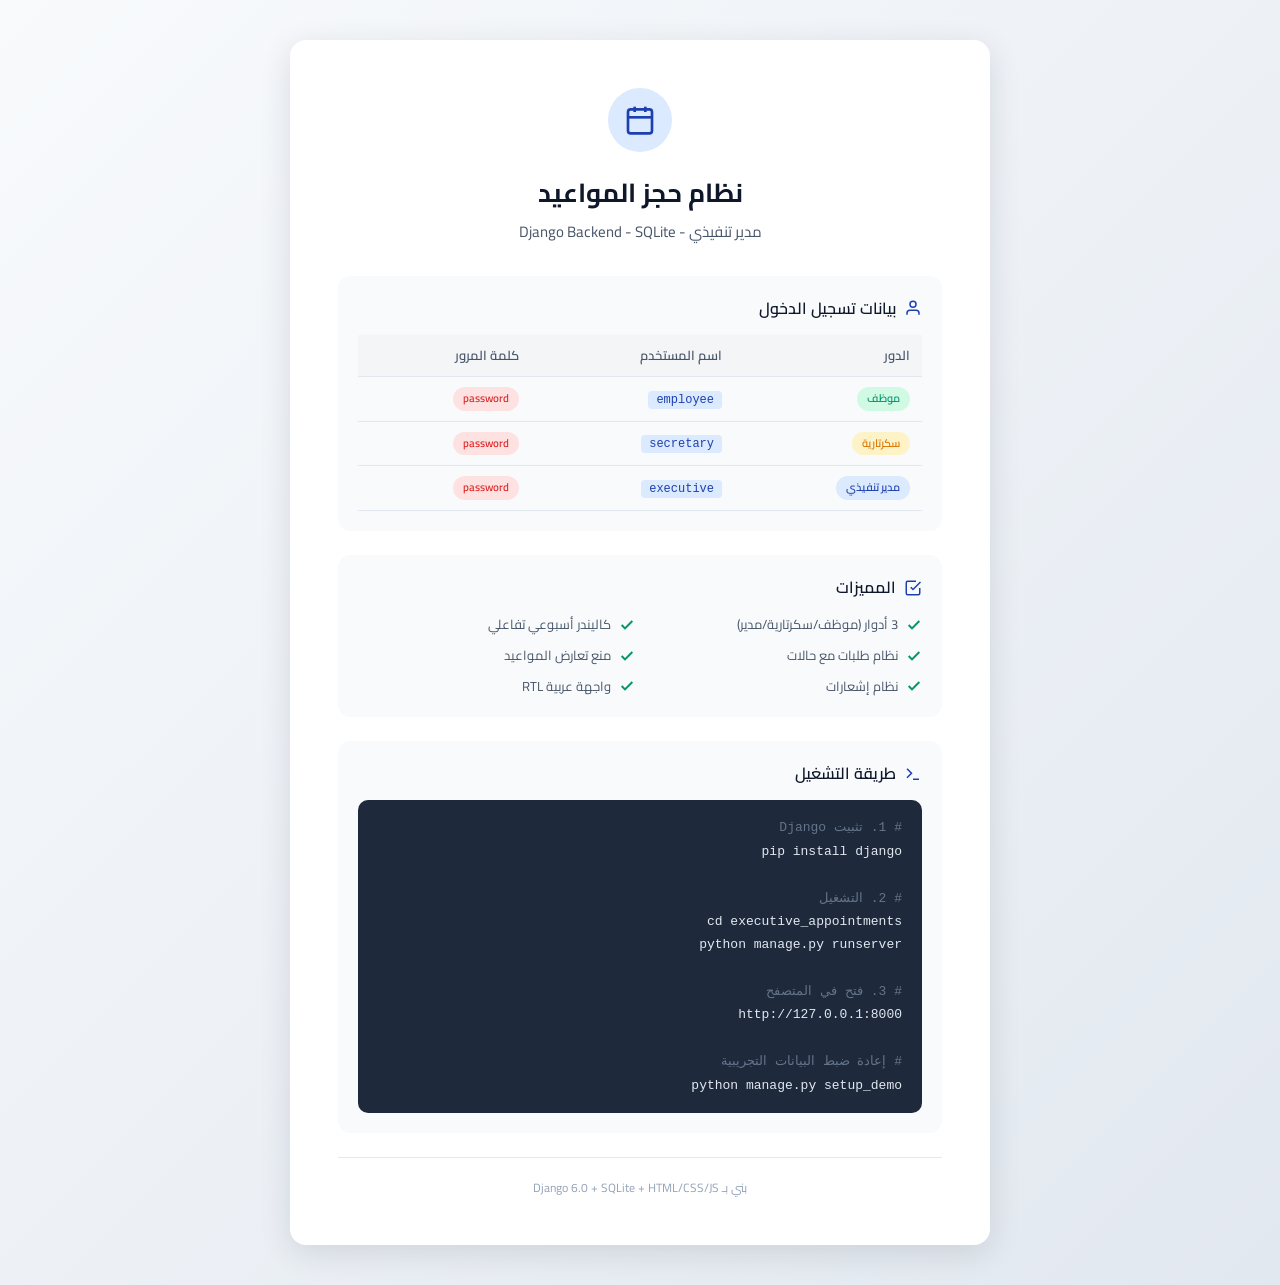
<file: staticfiles/index.html>
<!DOCTYPE html>
<html lang="ar" dir="rtl">
<head>
    <meta charset="UTF-8">
    <meta name="viewport" content="width=device-width, initial-scale=1.0">
    <title>نظام حجز المواعيد - Django</title>
    <link rel="preconnect" href="https://fonts.googleapis.com">
    <link href="https://fonts.googleapis.com/css2?family=Cairo:wght@400;500;600;700&display=swap" rel="stylesheet">
    <style>
        :root { --ap:#1E40AF; --as:#3B82F6; --al:#DBEAFE; --bg:#F8FAFC; --tx:#0F172A; --ts:#475569; --tm:#94A3B8; --bd:#E2E8F0; --ok:#059669; --okl:#D1FAE5; --wa:#D97706; --wal:#FEF3C7; --er:#DC2626; --erl:#FEE2E2; }
        * { margin:0; padding:0; box-sizing:border-box; }
        body { font-family:'Cairo',sans-serif; background:var(--bg); color:var(--tx); font-size:14px; line-height:1.6; }
        .hero { min-height:100vh; display:flex; align-items:center; justify-content:center; padding:40px 20px; background:linear-gradient(135deg,#F8FAFC 0%,#E2E8F0 100%); }
        .card { background:white; border-radius:16px; padding:48px; max-width:700px; width:100%; box-shadow:0 8px 32px rgba(15,23,42,0.12); }
        .logo { width:64px; height:64px; border-radius:50%; background:var(--al); display:flex; align-items:center; justify-content:center; margin:0 auto 20px; }
        .logo svg { color:var(--ap); }
        h1 { font-size:26px; font-weight:700; text-align:center; margin-bottom:6px; }
        .subtitle { color:var(--ts); text-align:center; font-size:15px; margin-bottom:32px; }
        .section { margin-bottom:24px; padding:20px; border-radius:12px; background:var(--bg); }
        .section h2 { font-size:16px; font-weight:600; margin-bottom:14px; display:flex; align-items:center; gap:8px; }
        .section h2 svg { color:var(--ap); }
        table { width:100%; border-collapse:collapse; font-size:13px; }
        th, td { padding:10px 12px; text-align:right; border-bottom:1px solid var(--bd); }
        th { font-weight:600; color:var(--ts); background:rgba(0,0,0,0.02); }
        .badge { display:inline-block; padding:3px 10px; border-radius:12px; font-size:11px; font-weight:600; }
        .b-emp { background:var(--okl); color:var(--ok); }
        .b-sec { background:var(--wal); color:var(--wa); }
        .b-exe { background:var(--al); color:var(--ap); }
        .b-pass { background:var(--erl); color:var(--er); }
        code { background:var(--al); color:var(--ap); padding:2px 8px; border-radius:4px; font-family:monospace; font-size:12px; }
        .cmd { background:#1e293b; color:#e2e8f0; padding:16px 20px; border-radius:10px; font-family:monospace; font-size:13px; line-height:1.8; overflow-x:auto; }
        .cmd .c { color:#64748b; }
        .features { display:grid; grid-template-columns:1fr 1fr; gap:10px; }
        .feature { display:flex; align-items:center; gap:8px; font-size:13px; color:var(--ts); }
        .feature svg { color:var(--ok); flex-shrink:0; }
        .footer { text-align:center; margin-top:24px; padding-top:20px; border-top:1px solid var(--bd); color:var(--tm); font-size:12px; }
        @media(max-width:600px){ .features{grid-template-columns:1fr;} .card{padding:28px;} }
    </style>
</head>
<body>
<div class="hero">
<div class="card">
    <div class="logo"><svg width="32" height="32" viewBox="0 0 24 24" fill="none" stroke="currentColor" stroke-width="2"><rect x="3" y="4" width="18" height="18" rx="2" ry="2"></rect><line x1="16" y1="2" x2="16" y2="6"></line><line x1="8" y1="2" x2="8" y2="6"></line><line x1="3" y1="10" x2="21" y2="10"></line></svg></div>
    <h1>نظام حجز المواعيد</h1>
    <p class="subtitle">مدير تنفيذي - Django Backend - SQLite</p>

    <div class="section">
        <h2><svg width="18" height="18" viewBox="0 0 24 24" fill="none" stroke="currentColor" stroke-width="2"><path d="M20 21v-2a4 4 0 0 0-4-4H8a4 4 0 0 0-4 4v2"></path><circle cx="12" cy="7" r="4"></circle></svg> بيانات تسجيل الدخول</h2>
        <table>
            <tr><th>الدور</th><th>اسم المستخدم</th><th>كلمة المرور</th></tr>
            <tr><td><span class="badge b-emp">موظف</span></td><td><code>employee</code></td><td><span class="badge b-pass">password</span></td></tr>
            <tr><td><span class="badge b-sec">سكرتارية</span></td><td><code>secretary</code></td><td><span class="badge b-pass">password</span></td></tr>
            <tr><td><span class="badge b-exe">مدير تنفيذي</span></td><td><code>executive</code></td><td><span class="badge b-pass">password</span></td></tr>
        </table>
    </div>

    <div class="section">
        <h2><svg width="18" height="18" viewBox="0 0 24 24" fill="none" stroke="currentColor" stroke-width="2"><polyline points="9 11 12 14 22 4"></polyline><path d="M21 12v7a2 2 0 0 1-2 2H5a2 2 0 0 1-2-2V5a2 2 0 0 1 2-2h11"></path></svg> المميزات</h2>
        <div class="features">
            <div class="feature"><svg width="16" height="16" viewBox="0 0 24 24" fill="none" stroke="currentColor" stroke-width="3"><polyline points="20 6 9 17 4 12"></polyline></svg> 3 أدوار (موظف/سكرتارية/مدير)</div>
            <div class="feature"><svg width="16" height="16" viewBox="0 0 24 24" fill="none" stroke="currentColor" stroke-width="3"><polyline points="20 6 9 17 4 12"></polyline></svg> كاليندر أسبوعي تفاعلي</div>
            <div class="feature"><svg width="16" height="16" viewBox="0 0 24 24" fill="none" stroke="currentColor" stroke-width="3"><polyline points="20 6 9 17 4 12"></polyline></svg> نظام طلبات مع حالات</div>
            <div class="feature"><svg width="16" height="16" viewBox="0 0 24 24" fill="none" stroke="currentColor" stroke-width="3"><polyline points="20 6 9 17 4 12"></polyline></svg> منع تعارض المواعيد</div>
            <div class="feature"><svg width="16" height="16" viewBox="0 0 24 24" fill="none" stroke="currentColor" stroke-width="3"><polyline points="20 6 9 17 4 12"></polyline></svg> نظام إشعارات</div>
            <div class="feature"><svg width="16" height="16" viewBox="0 0 24 24" fill="none" stroke="currentColor" stroke-width="3"><polyline points="20 6 9 17 4 12"></polyline></svg> واجهة عربية RTL</div>
        </div>
    </div>

    <div class="section">
        <h2><svg width="18" height="18" viewBox="0 0 24 24" fill="none" stroke="currentColor" stroke-width="2"><polyline points="4 17 10 11 4 5"></polyline><line x1="12" y1="19" x2="20" y2="19"></line></svg> طريقة التشغيل</h2>
        <div class="cmd">
<span class="c"># 1. تثبيت Django</span><br>
pip install django<br><br>
<span class="c"># 2. التشغيل</span><br>
cd executive_appointments<br>
python manage.py runserver<br><br>
<span class="c"># 3. فتح في المتصفح</span><br>
http://127.0.0.1:8000<br><br>
<span class="c"># إعادة ضبط البيانات التجريبية</span><br>
python manage.py setup_demo
        </div>
    </div>

    <div class="footer">بني بـ Django 6.0 + SQLite + HTML/CSS/JS</div>
</div>
</div>
</body>
</html>
</file>
